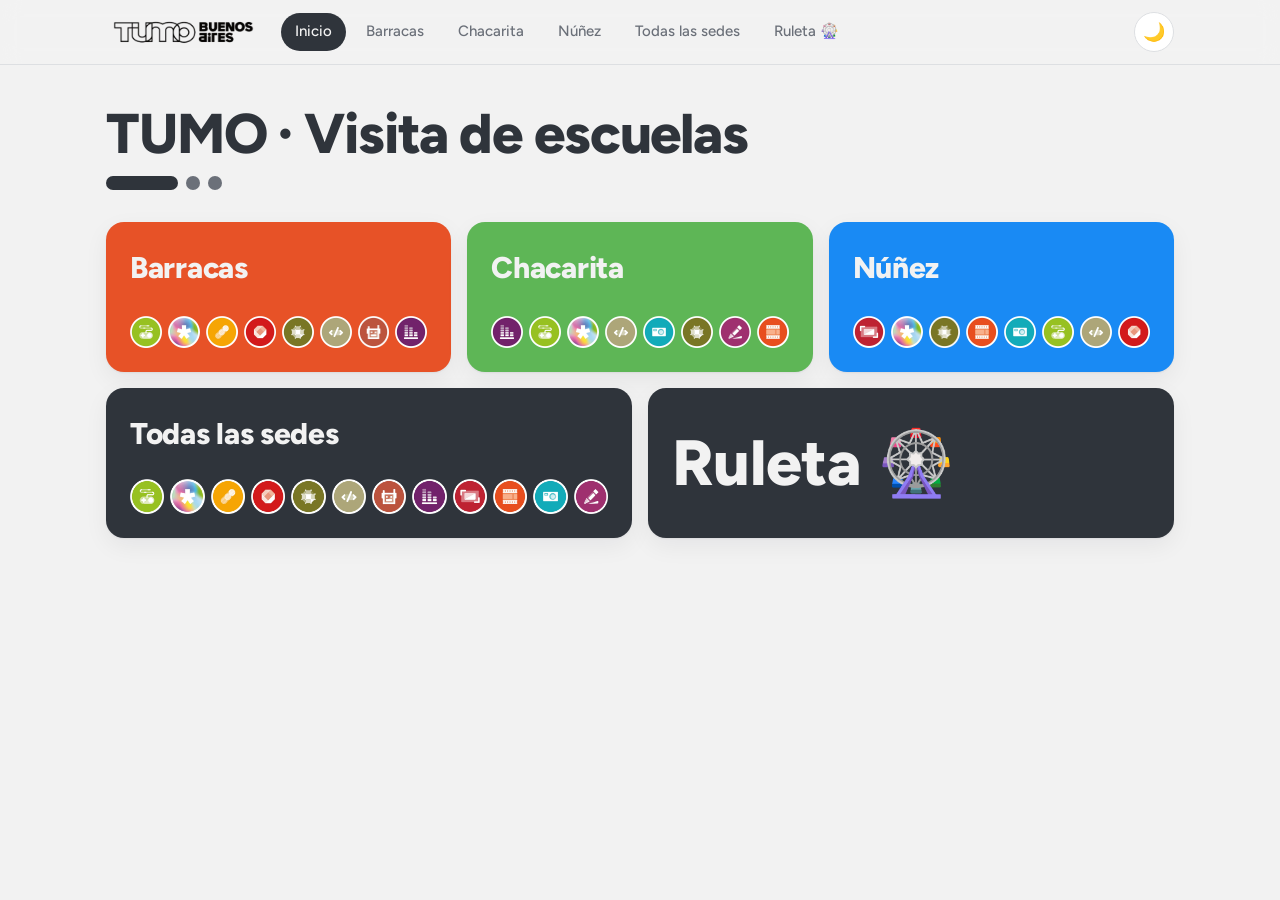
<file: index.html>
<!DOCTYPE html>
<html lang="es">
<head>
  <meta charset="UTF-8">
  <meta name="viewport" content="width=device-width, initial-scale=1.0">
  <title>TUMO · Visita de escuelas</title>
  <script>try { if (localStorage.getItem("tema") === "oscuro") document.documentElement.dataset.theme = "dark"; } catch (e) {}</script>
  <link rel="preconnect" href="https://fonts.googleapis.com">
  <link rel="preconnect" href="https://fonts.gstatic.com" crossorigin>
  <link href="https://fonts.googleapis.com/css2?family=Figtree:wght@400;500;600;700;800;900&display=swap" rel="stylesheet">
  <link rel="stylesheet" href="assets/styles.css">
</head>
<body data-base="" data-pagina="inicio">
  <main>
    <div class="encabezado">
      <h1>TUMO · Visita de escuelas</h1>
      <div class="path" aria-hidden="true"><span></span><i></i><i></i></div>
    </div>
    <div class="hub" id="hub"></div>
  </main>
  <script src="assets/data.js"></script>
  <script src="assets/app.js"></script>
</body>
</html>
</file>
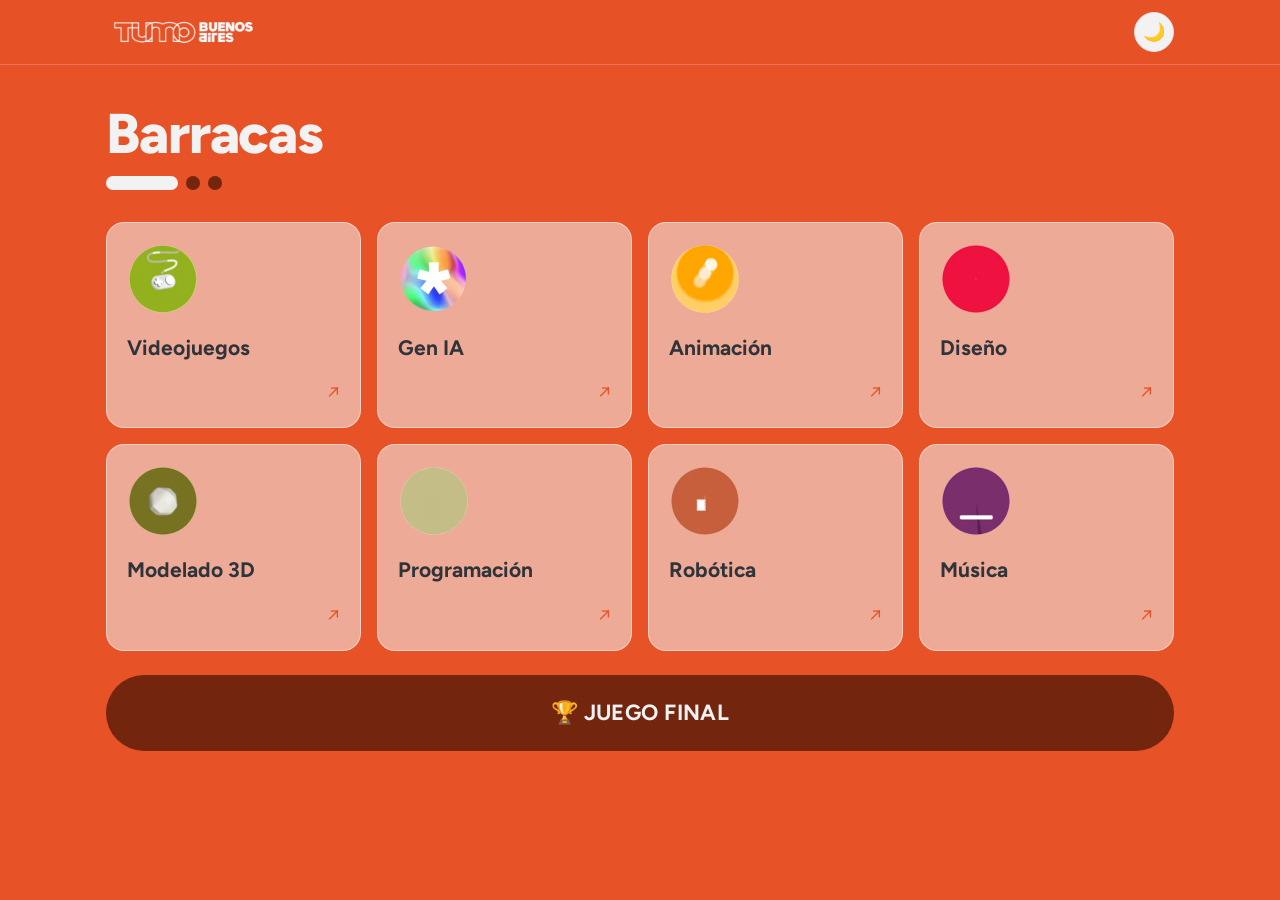
<file: barracas/index.html>
<!DOCTYPE html>
<html lang="es">
<head>
  <meta charset="UTF-8">
  <meta name="viewport" content="width=device-width, initial-scale=1.0">
  <title>TUMO Barracas · Visita de escuelas</title>
  <script>try { if (localStorage.getItem("tema") === "oscuro") document.documentElement.dataset.theme = "dark"; } catch (e) {}</script>
  <link rel="preconnect" href="https://fonts.googleapis.com">
  <link rel="preconnect" href="https://fonts.gstatic.com" crossorigin>
  <link href="https://fonts.googleapis.com/css2?family=Figtree:wght@400;500;600;700;800;900&display=swap" rel="stylesheet">
  <link rel="stylesheet" href="../assets/styles.css">
</head>
<body data-base="../" data-pagina="barracas" data-sede="barracas">
  <main>
    <div class="encabezado">
      <h1>Barracas</h1>
      <div class="path" aria-hidden="true"><span></span><i></i><i></i></div>
    </div>
    <div class="grid" id="grid"></div>
    <a class="final" data-juego-final target="_blank" rel="noopener">🏆 JUEGO FINAL</a>
  </main>
  <script src="../assets/data.js"></script>
  <script src="../assets/app.js"></script>
</body>
</html>
</file>
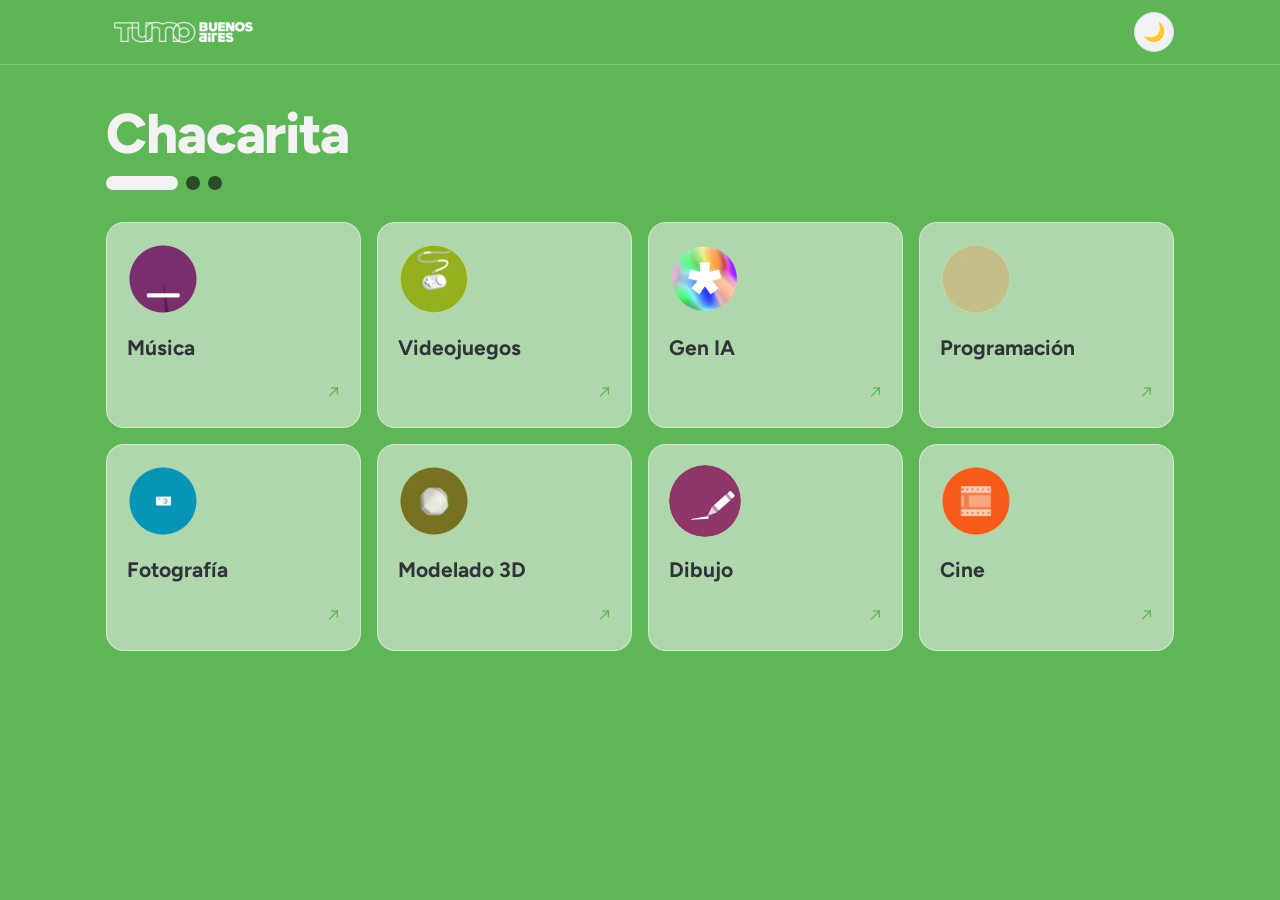
<file: chacarita/index.html>
<!DOCTYPE html>
<html lang="es">
<head>
  <meta charset="UTF-8">
  <meta name="viewport" content="width=device-width, initial-scale=1.0">
  <title>TUMO Chacarita · Visita de escuelas</title>
  <script>try { if (localStorage.getItem("tema") === "oscuro") document.documentElement.dataset.theme = "dark"; } catch (e) {}</script>
  <link rel="preconnect" href="https://fonts.googleapis.com">
  <link rel="preconnect" href="https://fonts.gstatic.com" crossorigin>
  <link href="https://fonts.googleapis.com/css2?family=Figtree:wght@400;500;600;700;800;900&display=swap" rel="stylesheet">
  <link rel="stylesheet" href="../assets/styles.css">
</head>
<body data-base="../" data-pagina="chacarita" data-sede="chacarita">
  <main>
    <div class="encabezado">
      <h1>Chacarita</h1>
      <div class="path" aria-hidden="true"><span></span><i></i><i></i></div>
    </div>
    <div class="grid" id="grid"></div>
  </main>
  <script src="../assets/data.js"></script>
  <script src="../assets/app.js"></script>
</body>
</html>
</file>
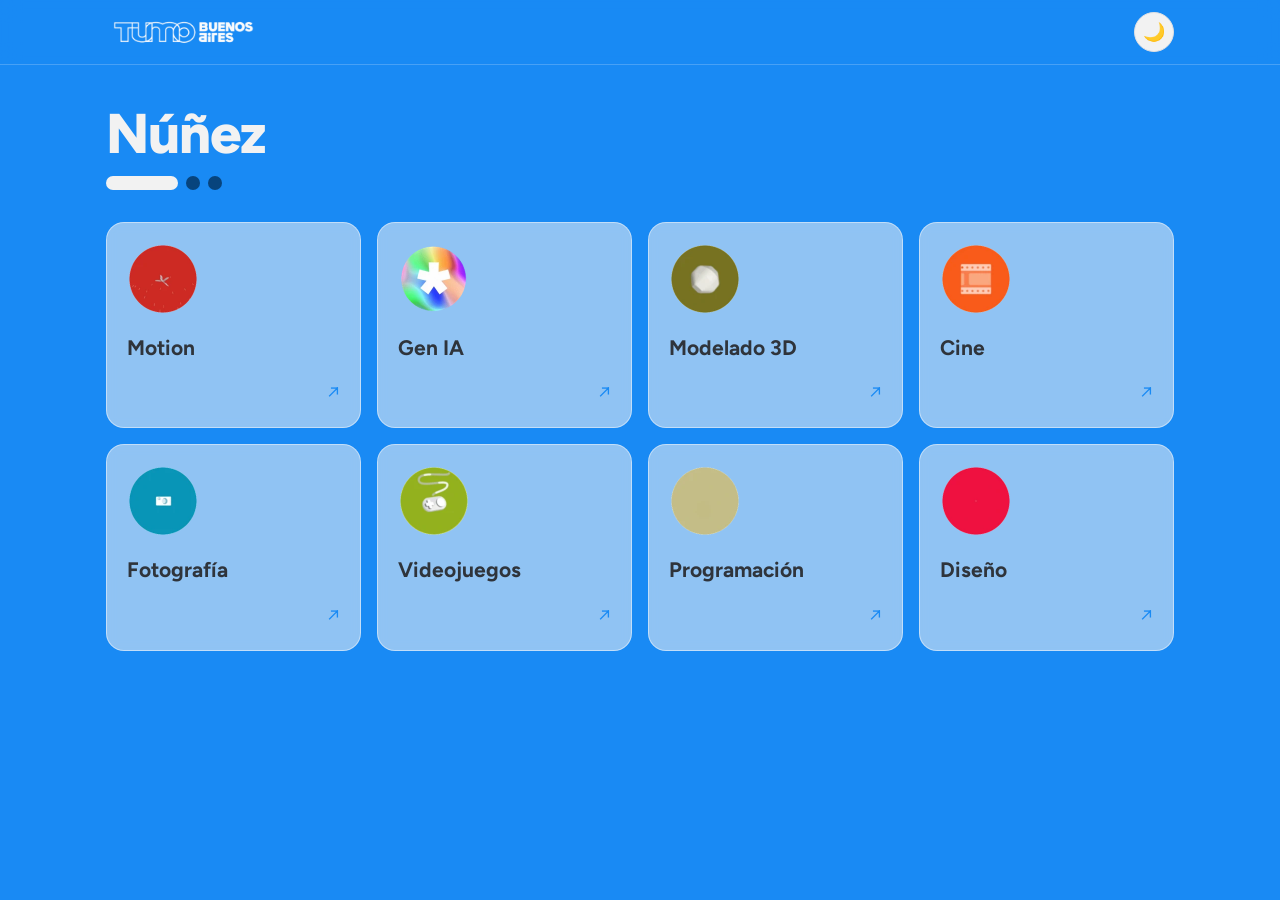
<file: nunez/index.html>
<!DOCTYPE html>
<html lang="es">
<head>
  <meta charset="UTF-8">
  <meta name="viewport" content="width=device-width, initial-scale=1.0">
  <title>TUMO Núñez · Visita de escuelas</title>
  <script>try { if (localStorage.getItem("tema") === "oscuro") document.documentElement.dataset.theme = "dark"; } catch (e) {}</script>
  <link rel="preconnect" href="https://fonts.googleapis.com">
  <link rel="preconnect" href="https://fonts.gstatic.com" crossorigin>
  <link href="https://fonts.googleapis.com/css2?family=Figtree:wght@400;500;600;700;800;900&display=swap" rel="stylesheet">
  <link rel="stylesheet" href="../assets/styles.css">
</head>
<body data-base="../" data-pagina="nunez" data-sede="nunez">
  <main>
    <div class="encabezado">
      <h1>Núñez</h1>
      <div class="path" aria-hidden="true"><span></span><i></i><i></i></div>
    </div>
    <div class="grid" id="grid"></div>
  </main>
  <script src="../assets/data.js"></script>
  <script src="../assets/app.js"></script>
</body>
</html>
</file>
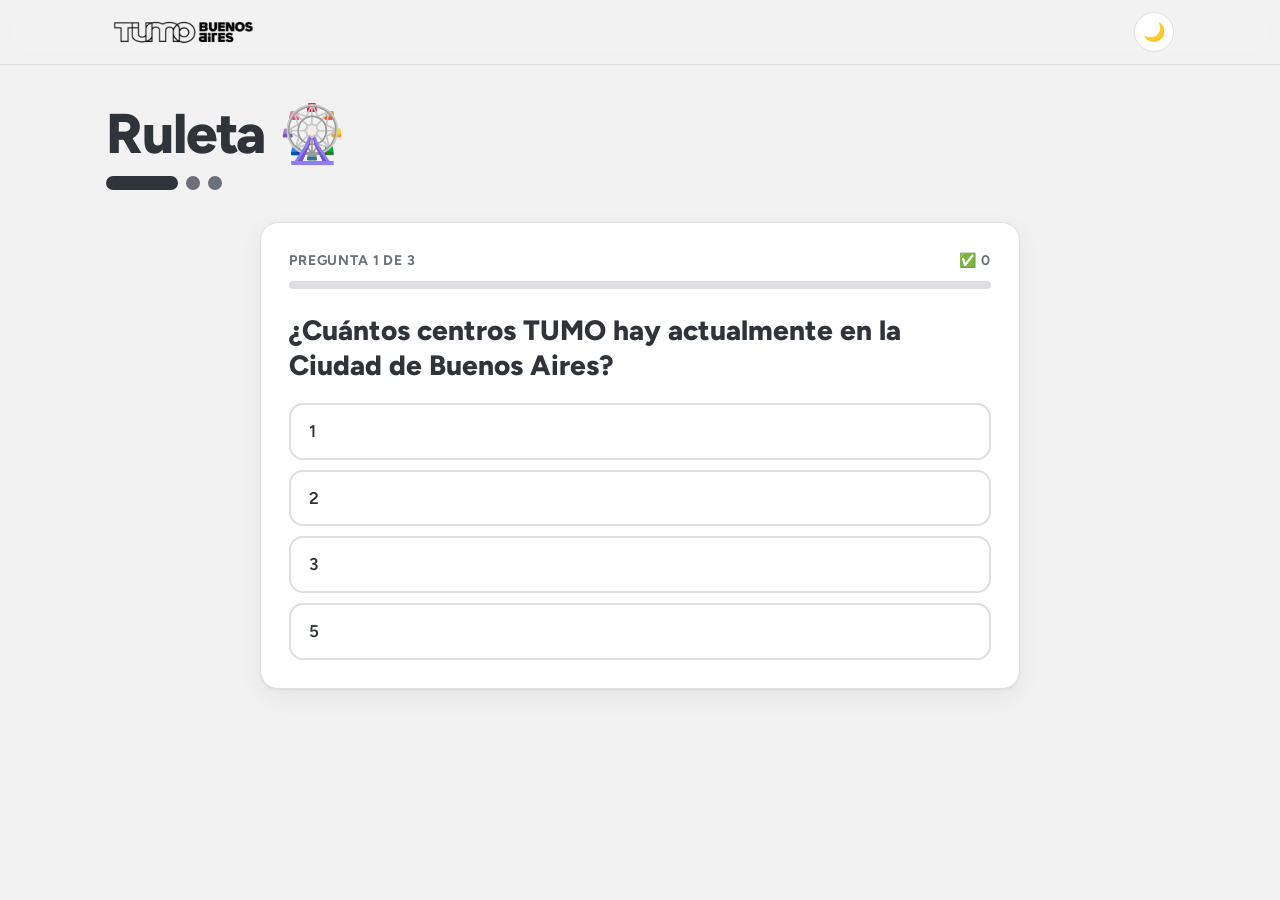
<file: ruleta/index.html>
<!DOCTYPE html>
<html lang="es">
<head>
  <meta charset="UTF-8">
  <meta name="viewport" content="width=device-width, initial-scale=1.0">
  <title>TUMO · Ruleta</title>
  <script>try { if (localStorage.getItem("tema") === "oscuro") document.documentElement.dataset.theme = "dark"; } catch (e) {}</script>
  <link rel="preconnect" href="https://fonts.googleapis.com">
  <link rel="preconnect" href="https://fonts.gstatic.com" crossorigin>
  <link href="https://fonts.googleapis.com/css2?family=Figtree:wght@400;500;600;700;800;900&display=swap" rel="stylesheet">
  <link rel="stylesheet" href="../assets/styles.css">
</head>
<body data-base="../" data-pagina="ruleta">
  <main>
    <div class="encabezado">
      <h1>Ruleta 🎡</h1>
      <div class="path" aria-hidden="true"><span></span><i></i><i></i></div>
    </div>
    <!-- Paso 1: trivia. Paso 2: elegir 3 habilidades. Paso 3: la ruleta gira entre esas 3. -->
    <section class="paso" id="paso-trivia">
      <div class="panel trivia">
        <div class="trivia-progreso"><span id="trivia-numero"></span><span id="trivia-puntaje"></span></div>
        <div class="trivia-barra"><i id="trivia-barra"></i></div>
        <div id="trivia"></div>
      </div>
    </section>

    <section class="paso" id="paso-habilidades" hidden>
      <h2 class="titulo-paso">Seleccioná las 3 habilidades que más te gusten</h2>
      <div class="habilidades" id="habilidades"></div>
      <div class="habilidades-pie">
        <span id="habilidades-cuenta"></span>
        <button class="boton primario" id="ir-ruleta" disabled>Tirar la ruleta 🎡</button>
      </div>
    </section>

    <section class="paso" id="paso-ruleta" hidden>
      <div class="ruleta-layout">
        <div class="ruleta">
          <div class="ruleta-puntero"></div>
          <canvas id="ruleta" aria-label="Ruleta de actividades"></canvas>
          <button class="ruleta-centro" id="girar">GIRAR</button>
        </div>
        <div>
          <div class="panel">
            <h2>Te tocó</h2>
            <div id="resultado"></div>
            <div class="acciones">
              <button class="boton" id="reroll" disabled>🔄 Volver a tirar</button>
              <button class="boton" id="cambiar">Cambiar habilidades</button>
            </div>
          </div>
        </div>
      </div>
    </section>
  </main>
  <script src="../assets/data.js"></script>
  <script src="../assets/app.js"></script>
  <script src="../assets/ruleta.js"></script>
</body>
</html>
</file>
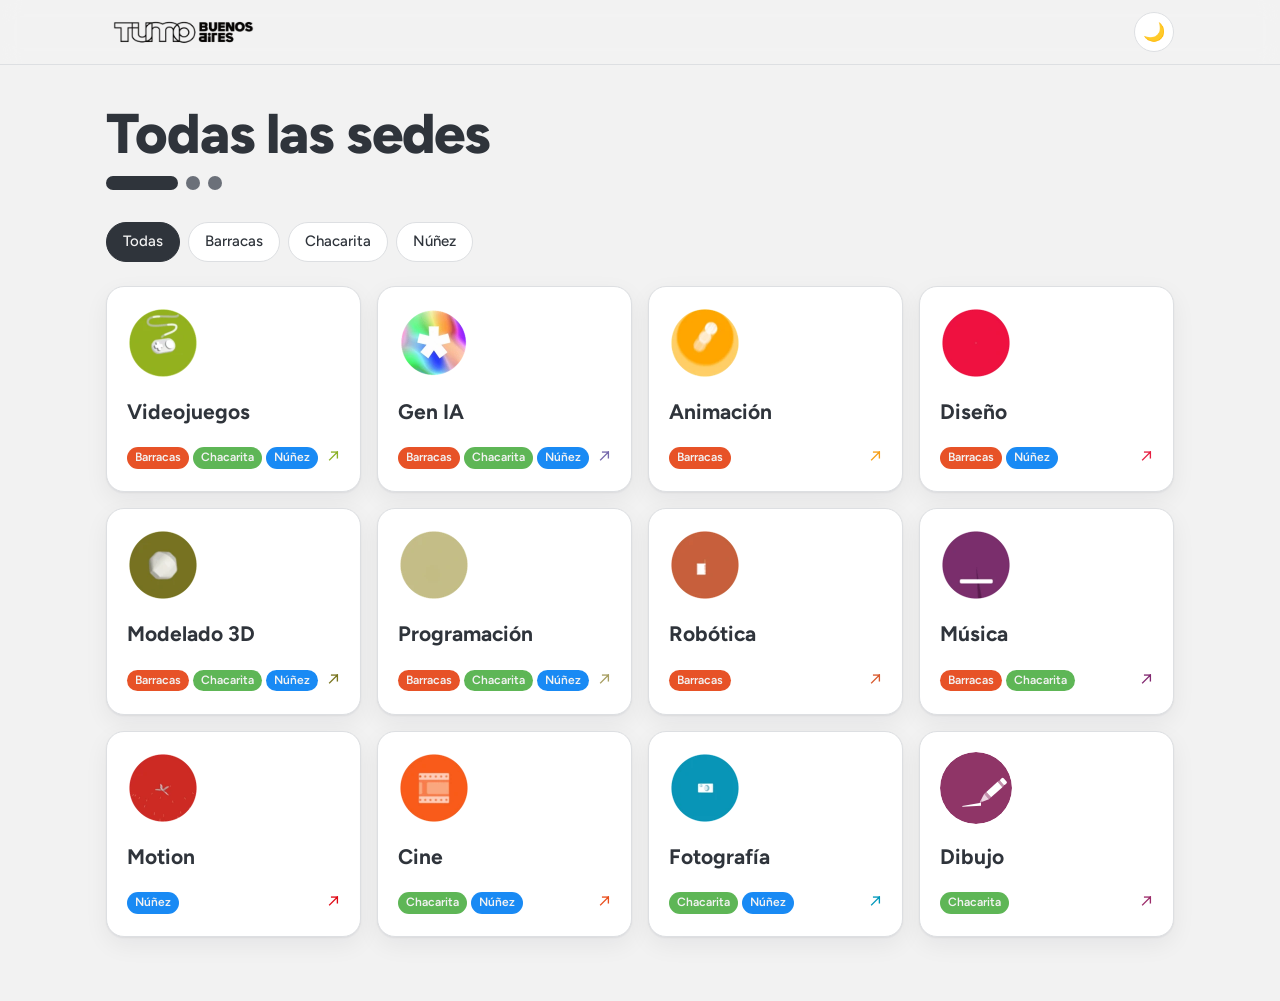
<file: sedes/index.html>
<!DOCTYPE html>
<html lang="es">
<head>
  <meta charset="UTF-8">
  <meta name="viewport" content="width=device-width, initial-scale=1.0">
  <title>TUMO · Todas las sedes</title>
  <script>try { if (localStorage.getItem("tema") === "oscuro") document.documentElement.dataset.theme = "dark"; } catch (e) {}</script>
  <link rel="preconnect" href="https://fonts.googleapis.com">
  <link rel="preconnect" href="https://fonts.gstatic.com" crossorigin>
  <link href="https://fonts.googleapis.com/css2?family=Figtree:wght@400;500;600;700;800;900&display=swap" rel="stylesheet">
  <link rel="stylesheet" href="../assets/styles.css">
</head>
<body data-base="../" data-pagina="sedes">
  <main>
    <div class="encabezado">
      <h1>Todas las sedes</h1>
      <div class="path" aria-hidden="true"><span></span><i></i><i></i></div>
    </div>
    <div class="filtros" id="filtros"></div>
    <div class="grid" id="grid"></div>
  </main>
  <script src="../assets/data.js"></script>
  <script src="../assets/app.js"></script>
</body>
</html>
</file>
<file: assets/styles.css>
:root {
  /* Paleta del Manual de Marca TUMO 2026 */
  --blanco: #f2f2f2;          /* Blanco Gastado (institucional) */
  --negro: #2f343b;           /* Negro (institucional) */
  --barracas: #e75227;        /* Rojo Barracas */
  --barracas-oscuro: #73250e; /* Rojo Oscuro */
  --barracas-claro: #f6ab1e;  /* Amarillo Barracas */
  --nunez: #198af4;           /* Azul Núñez */
  --nunez-oscuro: #07447d;
  --nunez-claro: #82affd;
  --chacarita: #5eb656;       /* Verde Chacarita */
  --chacarita-oscuro: #294a26;
  --chacarita-claro: #8eeb85;

  --bg: var(--blanco);
  --surface: #ffffff;
  --ink: var(--negro);
  --muted: #6b7079;
  --line: #dddfe2;
  --accent: var(--negro);
  --accent-ink: var(--blanco);
  --shadow: 0 1px 2px rgba(20, 20, 30, .06), 0 8px 24px rgba(20, 20, 30, .06);
  --radius: 18px;
}

/* Tema oscuro: se activa con el botón 🌙 del encabezado (claro por defecto). */
:root[data-theme="dark"] {
  --bg: #1e2227;
  --surface: var(--negro);
  --ink: var(--blanco);
  --muted: #a3a8b0;
  --line: #3d434b;
  --accent: var(--blanco);
  --accent-ink: var(--negro);
  --shadow: 0 1px 2px rgba(0, 0, 0, .4), 0 8px 24px rgba(0, 0, 0, .3);
}

* { box-sizing: border-box; }

body {
  margin: 0;
  min-height: 100vh;
  background: var(--bg);
  color: var(--ink);
  /* La tipografía de marca es Maax (no es libre); Figtree es la alternativa web más parecida. */
  font-family: "Figtree", "Segoe UI", system-ui, sans-serif;
  font-size: 17px;
  line-height: 1.45;
  -webkit-font-smoothing: antialiased;
}

a { color: inherit; }

/* ---------- Páginas de sede: fondo con el color de la sede ---------- */
/* Cada sede usa solo su propia paleta, más blanco y negro: Barracas sin el amarillo, rojos nada más. */
body[data-sede="barracas"] { --sede: var(--barracas); --sede-oscuro: var(--barracas-oscuro); --sede-claro: var(--blanco); }
body[data-sede="chacarita"] { --sede: var(--chacarita); --sede-oscuro: var(--chacarita-oscuro); --sede-claro: var(--chacarita-claro); }
body[data-sede="nunez"] { --sede: var(--nunez); --sede-oscuro: var(--nunez-oscuro); --sede-claro: var(--nunez-claro); }

body[data-sede] { --bg: var(--sede); --surface: var(--blanco); color: var(--blanco); }
:root[data-theme="dark"] body[data-sede] { --bg: var(--sede-oscuro); --surface: var(--negro); }
body[data-sede] .topbar { border-bottom-color: rgba(255, 255, 255, .2); }
body[data-sede] .logo-img { filter: none; }

/* Botones de actividad semitransparentes sobre el color de la sede. */
body[data-sede] .card {
  background: rgba(242, 242, 242, .55);
  border-color: rgba(255, 255, 255, .45);
  backdrop-filter: blur(6px);
  -webkit-backdrop-filter: blur(6px);
  box-shadow: none;
  transition: transform .2s ease, background .2s ease;
}
body[data-sede] .card:hover { background: rgba(242, 242, 242, .8); }
:root[data-theme="dark"] body[data-sede] .card { background: rgba(47, 52, 59, .55); border-color: rgba(255, 255, 255, .12); }
:root[data-theme="dark"] body[data-sede] .card:hover { background: rgba(47, 52, 59, .8); }

/* Recurso gráfico "TUMO path" bajo cada título: una píldora y dos puntos.
   En páginas generales va en negro institucional; en cada sede, con los colores de la sede. */
.path { display: flex; align-items: center; gap: 8px; margin-top: 4px; }
.path span { width: 72px; height: 14px; border-radius: 999px; background: var(--ink); }
.path i { width: 14px; height: 14px; border-radius: 50%; background: var(--muted); }
body[data-sede] .path span { background: var(--blanco); }
body[data-sede] .path i { background: var(--sede-oscuro); }
:root[data-theme="dark"] body[data-sede] .path i { background: var(--sede); }

/* ---------- Navegación ---------- */
.topbar {
  position: sticky;
  top: 0;
  z-index: 10;
  background: color-mix(in srgb, var(--bg) 85%, transparent);
  backdrop-filter: blur(10px);
  -webkit-backdrop-filter: blur(10px);
  border-bottom: 1px solid var(--line);
}

.topbar-inner {
  max-width: 1100px;
  margin: 0 auto;
  padding: 12px 16px;
  display: flex;
  align-items: center;
  gap: 20px;
}

.logo {
  font-weight: 800;
  font-size: 22px;
  letter-spacing: .06em;
  text-decoration: none;
  flex-shrink: 0;
}

.logo span { color: var(--accent); }

/* El logo es blanco: en tema claro se invierte para que quede oscuro. */
.logo-img { display: block; height: 34px; width: auto; filter: invert(1); }
:root[data-theme="dark"] .logo-img { filter: none; }

.tema {
  margin-left: auto;
  flex-shrink: 0;
  width: 40px;
  height: 40px;
  display: grid;
  place-items: center;
  border-radius: 50%;
  border: 1px solid var(--line);
  background: var(--surface);
  font-size: 18px;
  cursor: pointer;
  transition: border-color .2s;
}

.tema:hover { border-color: var(--ink); }

.nav {
  display: flex;
  gap: 6px;
  overflow-x: auto;
  scrollbar-width: none;
}

.nav::-webkit-scrollbar { display: none; }

.nav a {
  padding: 8px 14px;
  border-radius: 999px;
  text-decoration: none;
  font-weight: 500;
  font-size: 15px;
  color: var(--muted);
  white-space: nowrap;
  transition: background .2s, color .2s;
}

.nav a:hover { background: var(--surface); color: var(--ink); }
.nav a.activo { background: var(--ink); color: var(--bg); }

/* ---------- Layout ---------- */
main {
  max-width: 1100px;
  margin: 0 auto;
  padding: 40px 16px 64px;
}

.encabezado { margin-bottom: 32px; }

.eyebrow {
  display: inline-block;
  font-size: 13px;
  font-weight: 600;
  letter-spacing: .12em;
  text-transform: uppercase;
  color: var(--accent);
  margin-bottom: 8px;
}

h1 {
  font-size: clamp(32px, 6vw, 56px);
  line-height: 1.05;
  margin: 0 0 12px;
  font-weight: 800;
  letter-spacing: -.02em;
}

.bajada {
  color: var(--muted);
  font-size: 18px;
  margin: 0;
  max-width: 60ch;
}

/* ---------- Tarjetas de actividad ---------- */
.grid {
  display: grid;
  grid-template-columns: repeat(auto-fill, minmax(220px, 1fr));
  gap: 16px;
}

.card {
  --c: var(--sede, var(--accent)); /* en una sede, los acentos son del color de la sede */
  position: relative;
  display: flex;
  flex-direction: column;
  gap: 18px;
  padding: 20px;
  min-height: 170px;
  background: var(--surface);
  border: 1px solid var(--line);
  border-radius: var(--radius);
  box-shadow: var(--shadow);
  color: var(--ink);
  text-decoration: none;
  overflow: hidden;
  transition: transform .2s ease, border-color .2s ease;
}

.card::after {
  content: "";
  position: absolute;
  inset: auto 0 0 0;
  height: 4px;
  background: var(--c);
  transform: scaleX(0);
  transform-origin: left;
  transition: transform .25s ease;
}

.card:hover { transform: translateY(-4px); border-color: var(--c); }
.card:hover::after { transform: scaleX(1); }
.card:active { transform: translateY(-1px) scale(.99); }

.card-icono {
  width: 56px;
  height: 56px;
  display: grid;
  place-items: center;
  font-size: 30px;
  border-radius: 16px;
  background: color-mix(in srgb, var(--c) 16%, transparent);
}

.card-icono.con-logo { background: none; }

.card-icono.animado {
  display: block;
  width: 72px;
  height: 72px;
  background: none;
  border-radius: 50%;
  overflow: hidden;
}

.card-icono .sprite-filas {
  animation-name: sprite-filas;
  animation-iteration-count: infinite;
}

.card-icono .sprite {
  height: auto;
  max-width: none;
  animation-name: sprite-columnas;
  animation-iteration-count: infinite;
}

@keyframes sprite-filas { to { transform: translateY(-100%); } }
@keyframes sprite-columnas { to { transform: translateX(-100%); } }
.card-icono img { width: 100%; height: 100%; display: block; }

.card-nombre {
  font-size: 21px;
  font-weight: 700;
  margin-top: auto;
}

.card-pie {
  display: flex;
  align-items: center;
  justify-content: space-between;
  gap: 8px;
  color: var(--muted);
  font-size: 14px;
}

.card-flecha {
  font-size: 18px;
  color: var(--c);
  transition: transform .2s;
}

.card:hover .card-flecha { transform: translate(3px, -3px); }

.badges { display: flex; flex-wrap: wrap; gap: 4px; }

.badge {
  font-size: 12px;
  font-weight: 600;
  padding: 2px 8px;
  border-radius: 999px;
  color: var(--blanco);
}

.badge[data-sede="barracas"] { background: var(--barracas); }
.badge[data-sede="chacarita"] { background: var(--chacarita); }
.badge[data-sede="nunez"] { background: var(--nunez); }

.card.oculta { display: none; }

/* ---------- Botón juego final ---------- */
.final {
  margin-top: 24px;
  display: flex;
  align-items: center;
  justify-content: center;
  gap: 12px;
  padding: 22px;
  border-radius: 999px;
  background: var(--ink);
  color: var(--bg);
  font-size: 22px;
  font-weight: 700;
  text-decoration: none;
  letter-spacing: .02em;
  transition: transform .2s, background .2s;
}

.final:hover { transform: translateY(-3px); }

body[data-sede] .final { background: var(--sede-oscuro); color: var(--blanco); }
body[data-sede] .final:hover { background: var(--sede-claro); color: var(--sede-oscuro); }
:root[data-theme="dark"] body[data-sede] .final { background: var(--sede); }

/* ---------- Filtros ---------- */
.filtros {
  display: flex;
  flex-wrap: wrap;
  gap: 8px;
  margin-bottom: 24px;
}

.chip {
  font: inherit;
  font-size: 15px;
  font-weight: 500;
  padding: 8px 16px;
  border-radius: 999px;
  border: 1px solid var(--line);
  background: var(--surface);
  color: var(--ink);
  cursor: pointer;
  transition: background .2s, color .2s, border-color .2s;
}

.chip:hover { border-color: var(--ink); }
.chip.activo { background: var(--ink); color: var(--bg); border-color: var(--ink); }

/* ---------- Inicio ---------- */
/* Arriba las tres sedes; abajo, en dos columnas, todas las sedes y la ruleta.
   Todas las tarjetas comparten estructura: título arriba a la izquierda e íconos en una sola fila. */
.hub {
  display: grid;
  grid-template-columns: repeat(6, minmax(0, 1fr));
  gap: 16px;
}

.sede {
  grid-column: span 2;
  display: flex;
  flex-direction: column;
  justify-content: space-between;
  gap: 20px;
  padding: 24px;
  min-height: 150px;
  border-radius: var(--radius);
  box-shadow: var(--shadow);
  text-decoration: none;
  transition: transform .2s, background .2s;
}

.sede:hover { transform: translateY(-4px); }

.sede-titulo h2 { margin: 0; font-size: 30px; font-weight: 800; letter-spacing: -.01em; }

.sede-iconos { display: flex; flex-wrap: nowrap; align-items: center; gap: 6px; }
.sede-iconos img { flex: 0 1 36px; min-width: 0; width: 36px; height: auto; aspect-ratio: 1; display: block; }

.sede-color { color: var(--blanco); }
.sede-color[data-sede="barracas"] { background: var(--barracas); }
.sede-color[data-sede="barracas"]:hover { background: var(--barracas-oscuro); }
.sede-color[data-sede="chacarita"] { background: var(--chacarita); }
.sede-color[data-sede="chacarita"]:hover { background: var(--chacarita-oscuro); }
.sede-color[data-sede="nunez"] { background: var(--nunez); }
.sede-color[data-sede="nunez"]:hover { background: var(--nunez-oscuro); }

/* Todas las sedes y ruleta: mismo color (negro institucional). */
.sede.destacada { grid-column: span 3; background: var(--ink); color: var(--bg); }
.ruleta-boton { justify-content: center; } /* título centrado en vertical, sigue alineado a la izquierda */
.ruleta-boton .sede-titulo h2 { font-size: clamp(40px, 6vw, 64px); line-height: 1; }

/* ---------- Ruleta ---------- */
.ruleta-layout {
  display: grid;
  grid-template-columns: minmax(0, 1fr) minmax(0, 360px);
  gap: 40px;
  align-items: center;
}

.ruleta {
  position: relative;
  width: min(100%, 560px);
  aspect-ratio: 1;
  margin: 0 auto;
}

.ruleta canvas {
  width: 100%;
  height: 100%;
  display: block;
  border-radius: 50%;
  box-shadow: var(--shadow), 0 0 0 8px var(--surface), 0 0 0 9px var(--line);
  transition: transform 5s cubic-bezier(.12, .7, .1, 1);
}

.ruleta-puntero {
  position: absolute;
  top: -14px;
  left: 50%;
  transform: translateX(-50%);
  width: 0;
  height: 0;
  border-left: 18px solid transparent;
  border-right: 18px solid transparent;
  border-top: 32px solid var(--ink);
  filter: drop-shadow(0 3px 4px rgba(0, 0, 0, .25));
  z-index: 2;
}

.ruleta-centro {
  position: absolute;
  inset: 50% auto auto 50%;
  width: 22%;
  aspect-ratio: 1;
  transform: translate(-50%, -50%);
  border-radius: 50%;
  border: 0;
  background: var(--ink);
  color: var(--bg);
  font: inherit;
  font-weight: 800;
  font-size: clamp(14px, 3.4vw, 20px);
  letter-spacing: .04em;
  cursor: pointer;
  box-shadow: 0 0 0 6px var(--surface);
  transition: background .2s, transform .2s;
}

.ruleta-centro:hover:not(:disabled) { transform: translate(-50%, -50%) scale(1.06); }
.ruleta-centro:disabled { cursor: default; opacity: .85; }

.panel {
  padding: 24px;
  background: var(--surface);
  border: 1px solid var(--line);
  border-radius: var(--radius);
  box-shadow: var(--shadow);
}

.panel h2 { margin: 0 0 6px; font-size: 15px; font-weight: 600; color: var(--muted); }

.resultado { text-align: center; padding: 16px 0 4px; }
.resultado-icono { font-size: 64px; line-height: 1; }
.resultado-icono .card-icono { width: 120px; height: 120px; margin: 0 auto; } /* el ícono animado de la actividad */
.resultado-nombre { font-size: 32px; font-weight: 800; margin: 10px 0 4px; }
.resultado-vacio { color: var(--muted); padding: 24px 0; text-align: center; }

.resultado.aparece { animation: aparece .45s cubic-bezier(.2, 1.4, .4, 1); }

@keyframes aparece {
  from { opacity: 0; transform: scale(.85); }
  to { opacity: 1; transform: none; }
}

.acciones { display: grid; gap: 10px; margin-top: 20px; }

.boton {
  display: flex;
  align-items: center;
  justify-content: center;
  gap: 8px;
  padding: 14px 18px;
  border-radius: 999px;
  border: 1px solid var(--line);
  background: var(--surface);
  color: var(--ink);
  font: inherit;
  font-weight: 700;
  text-decoration: none;
  cursor: pointer;
  transition: transform .15s, background .2s, color .2s;
}

.boton:hover:not(:disabled) { transform: translateY(-2px); }
.boton:disabled { opacity: .45; cursor: default; }
.boton.primario { background: var(--accent); border-color: var(--accent); color: var(--accent-ink); }

/* ---------- Trivia ---------- */
.trivia { max-width: 760px; margin: 0 auto; padding: 28px; }

.trivia-progreso {
  display: flex;
  justify-content: space-between;
  font-size: 14px;
  font-weight: 700;
  color: var(--muted);
  text-transform: uppercase;
  letter-spacing: .06em;
}

.trivia-barra { height: 8px; margin: 10px 0 24px; border-radius: 999px; background: var(--line); overflow: hidden; }
.trivia-barra i { display: block; height: 100%; width: 0; border-radius: inherit; background: var(--ink); transition: width .3s ease; }

.trivia-pregunta { margin: 0 0 20px; color: var(--ink); font-size: clamp(21px, 3.2vw, 28px); line-height: 1.25; font-weight: 800; }

.trivia-opciones { display: grid; gap: 10px; }
.trivia-opciones.vf { grid-template-columns: 1fr 1fr; }

.opcion {
  padding: 14px 18px;
  border-radius: 14px;
  border: 2px solid var(--line);
  background: var(--surface);
  color: var(--ink);
  font: inherit;
  font-weight: 600;
  text-align: left;
  cursor: pointer;
  transition: border-color .2s, background .2s, transform .15s;
}

.trivia-opciones.vf .opcion { text-align: center; font-size: 19px; }
.opcion:hover:not(:disabled) { border-color: var(--ink); transform: translateY(-2px); }
.opcion:disabled { cursor: default; }
.opcion:disabled:not(.correcta):not(.incorrecta) { opacity: .5; }
.opcion.correcta { border-color: var(--chacarita); background: color-mix(in srgb, var(--chacarita) 18%, var(--surface)); }
.opcion.incorrecta { border-color: var(--barracas); background: color-mix(in srgb, var(--barracas) 15%, var(--surface)); }

.trivia-respuesta { margin-top: 18px; padding: 14px 18px; border-radius: 14px; border-left: 5px solid; animation: aparece .35s ease; }
.trivia-respuesta.bien { border-color: var(--chacarita); background: color-mix(in srgb, var(--chacarita) 12%, transparent); }
.trivia-respuesta.mal { border-color: var(--barracas); background: color-mix(in srgb, var(--barracas) 10%, transparent); }
.trivia-respuesta p { margin: 4px 0 0; }

.trivia-fin { text-align: center; padding: 12px 0; }
.trivia-fin.aparece { animation: aparece .45s cubic-bezier(.2, 1.4, .4, 1); }
.trivia-fin-puntaje { font-size: clamp(64px, 12vw, 96px); font-weight: 900; line-height: 1; }
.trivia-fin-puntaje span { font-size: .4em; color: var(--muted); }
.trivia-fin p { font-size: 20px; font-weight: 600; margin: 12px 0 0; }
.trivia-fin .acciones { max-width: 320px; margin-inline: auto; }

/* ---------- Elegir habilidades ---------- */
.titulo-paso {
  margin: 0 0 24px;
  font-size: clamp(24px, 4vw, 36px);
  line-height: 1.15;
  font-weight: 900;
  text-transform: uppercase;
  text-align: center;
}

.habilidades {
  display: grid;
  grid-template-columns: repeat(auto-fill, minmax(150px, 1fr));
  gap: 14px;
}

.habilidad {
  position: relative;
  display: flex;
  flex-direction: column;
  align-items: center;
  gap: 12px;
  padding: 20px 12px 16px;
  border-radius: var(--radius);
  border: 3px solid var(--line);
  background: var(--surface);
  color: var(--ink);
  font: inherit;
  font-weight: 800;
  font-size: 15px;
  text-transform: uppercase;
  letter-spacing: .02em;
  cursor: pointer;
  transition: transform .15s, border-color .2s, background .2s, opacity .2s;
}

.habilidad img { width: 80px; height: 80px; border-radius: 50%; box-shadow: 0 0 0 1px var(--line); }
.habilidad:hover:not(:disabled) { transform: translateY(-3px); border-color: var(--c); }
.habilidad.elegida { border-color: var(--c); background: var(--c); color: #fff; }
.habilidad.elegida img { box-shadow: none; }
.habilidad.elegida::after {
  content: "✓";
  position: absolute;
  top: 8px;
  right: 10px;
  width: 26px;
  height: 26px;
  display: grid;
  place-items: center;
  border-radius: 50%;
  background: #fff;
  color: var(--c);
  font-size: 15px;
}
.habilidad:disabled { opacity: .4; cursor: default; }

.habilidades-pie {
  position: sticky;
  bottom: 16px;
  display: flex;
  align-items: center;
  justify-content: center;
  gap: 16px;
  margin-top: 24px;
  font-weight: 700;
}
.habilidades-pie .boton { box-shadow: var(--shadow); }
.habilidades-pie span { padding: 8px 14px; border-radius: 999px; background: var(--surface); border: 1px solid var(--line); }

@media (max-width: 860px) {
  .ruleta-layout { grid-template-columns: 1fr; gap: 28px; }
  .sede { grid-column: span 3; }
  .sede-color:nth-child(3) { grid-column: span 6; }
}

@media (max-width: 600px) {
  .sede, .sede.destacada, .sede-color:nth-child(3) { grid-column: 1 / -1; }
}

@media (max-width: 520px) {
  main { padding-top: 28px; }
  .grid { grid-template-columns: repeat(2, minmax(0, 1fr)); gap: 12px; }
  .card { padding: 16px; min-height: 150px; gap: 12px; }
  .card-icono { width: 48px; height: 48px; font-size: 26px; }
  .card-icono.animado { width: 60px; height: 60px; }
  .card-nombre { font-size: 18px; }
  .trivia { padding: 20px; }
  .habilidades { grid-template-columns: repeat(2, minmax(0, 1fr)); gap: 10px; }
  .habilidad img { width: 68px; height: 68px; }
  .logo { font-size: 19px; }
  .logo-img { height: 26px; }
  .topbar-inner { gap: 12px; }
}

@media (prefers-reduced-motion: reduce) {
  .ruleta canvas { transition-duration: .01s; }
  .card-icono .sprite, .card-icono .sprite-filas { animation-play-state: paused; }
  .card, .sede, .final, .boton, .opcion, .habilidad { transition: none; }
}
</file>
